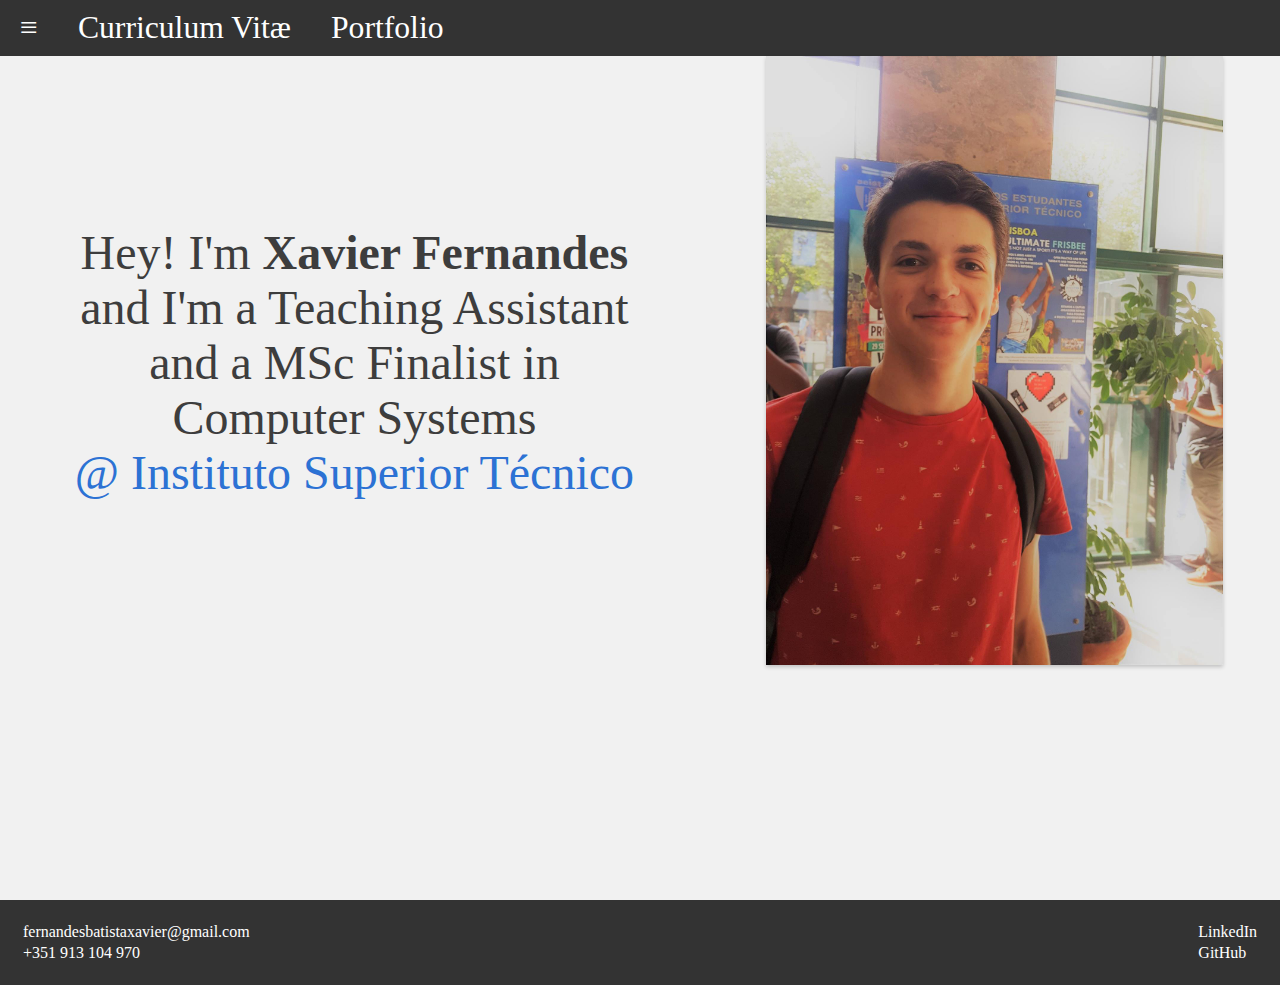
<file: index.html>
<!DOCTYPE html>
<html>
    <head>
        <meta charset="UTF-8">
        <title>Xavier Fernandes</title>
        <link rel="stylesheet" href="css/style.css">
    </head>
    <body id="index">
        <header>
            <nav>
            <ul>
                <li><a href="index.html">&equiv;</a></li>
                <li><a href="cv.html">Curriculum Vitæ</a></li>
                <li><a href="portfolio.html">Portfolio</a></li>
                <!-- <li><a href="blog.html">Blog</a></li> -->
            </ul>
            </nav>
        </header>

        <section id="index">
            <div>
                <p class="color-darkgrey">Hey! I'm <span class="font-bold">Xavier Fernandes</span> 
                    and I'm a Teaching Assistant and a MSc Finalist in Computer Systems <span class="color-darkerblue"><br>@ Instituto Superior Técnico</span></p>
            </div>
            <div>
                <img src="images/xavier.jpg">
            </div>
        </section>

        <footer id="myFooter">
            <div>
                <ul>
                    <li>fernandesbatistaxavier@gmail.com</li>
                    <li>+351 913 104 970</li>
                </ul>
            </div>
            <div>
                <ul>
                    <li><a href="https://www.linkedin.com/in/xavierbatistafernandes/" target="_blank">LinkedIn</a></li>
                    <li><a href="https://github.com/xavierbatistafernandes" target="_blank">GitHub</a></li>
                </ul>
            </div>
        </footer>
    </body>
</html>
</file>
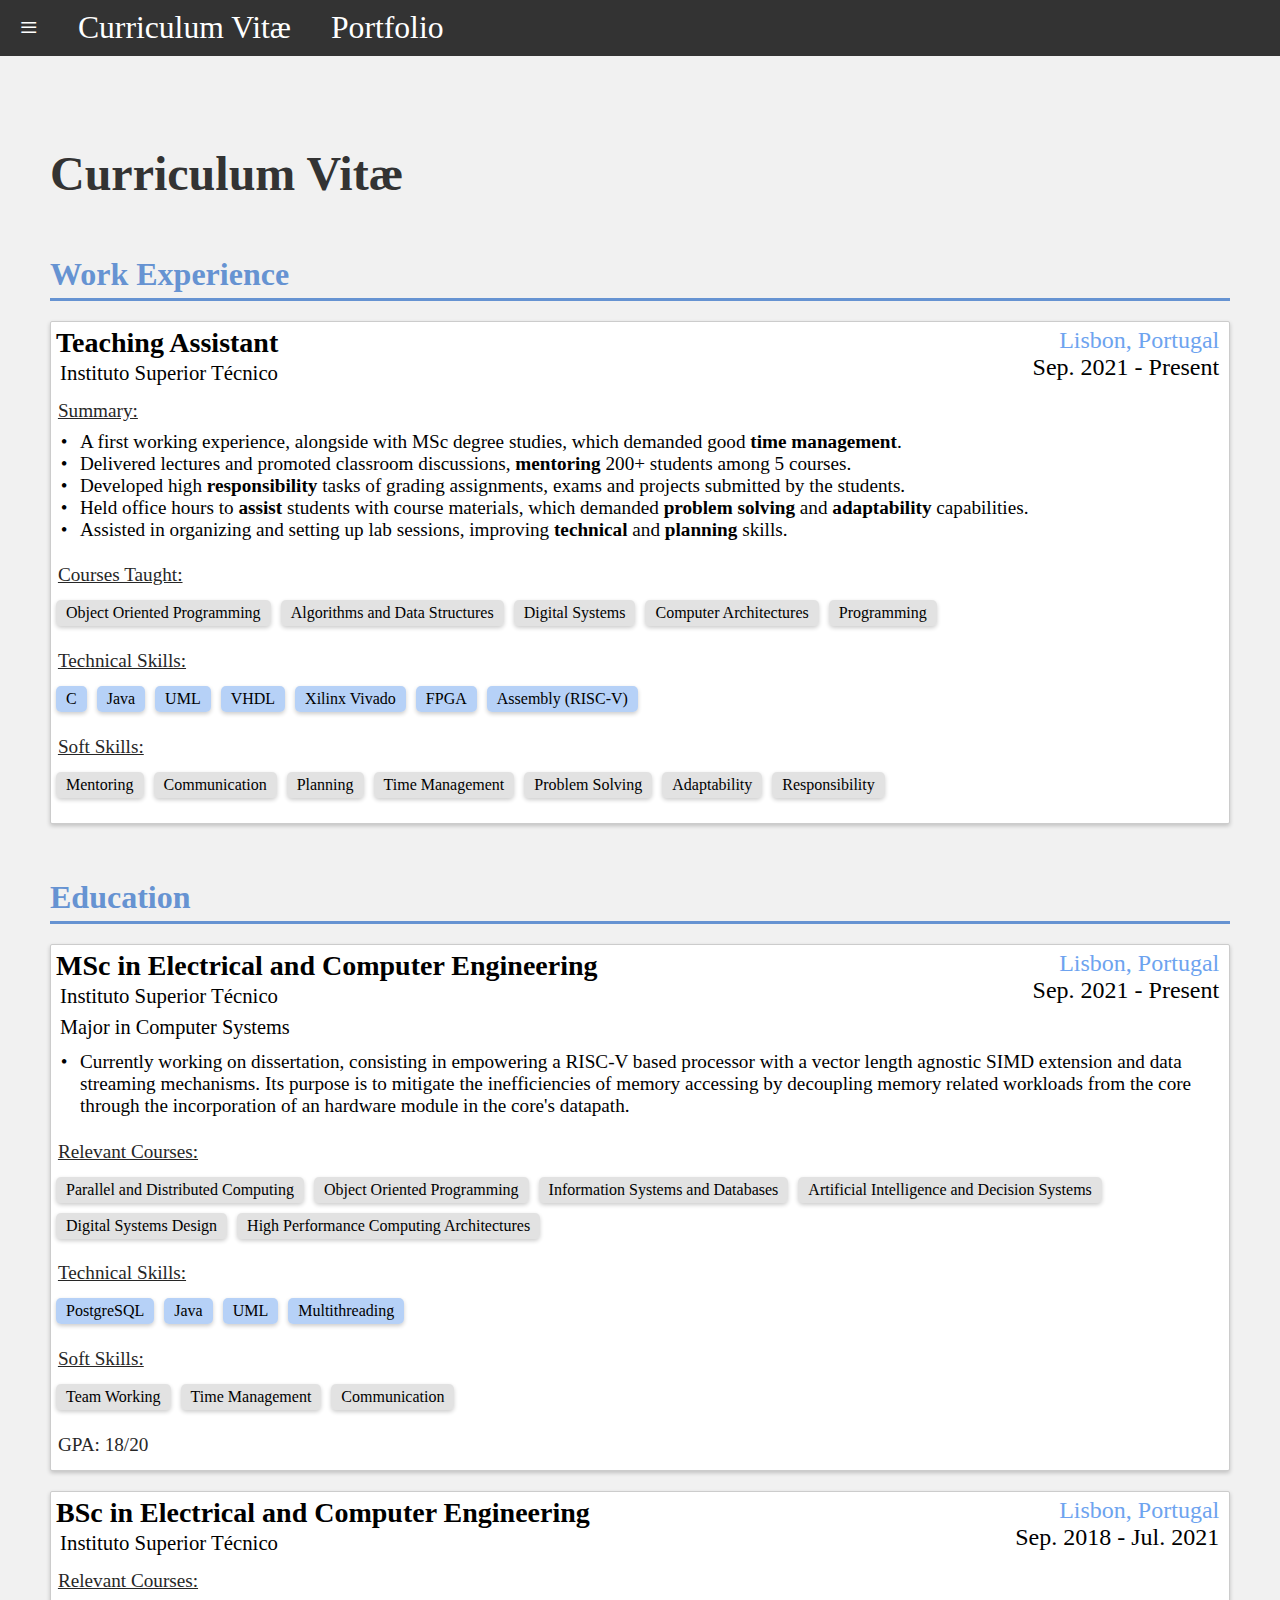
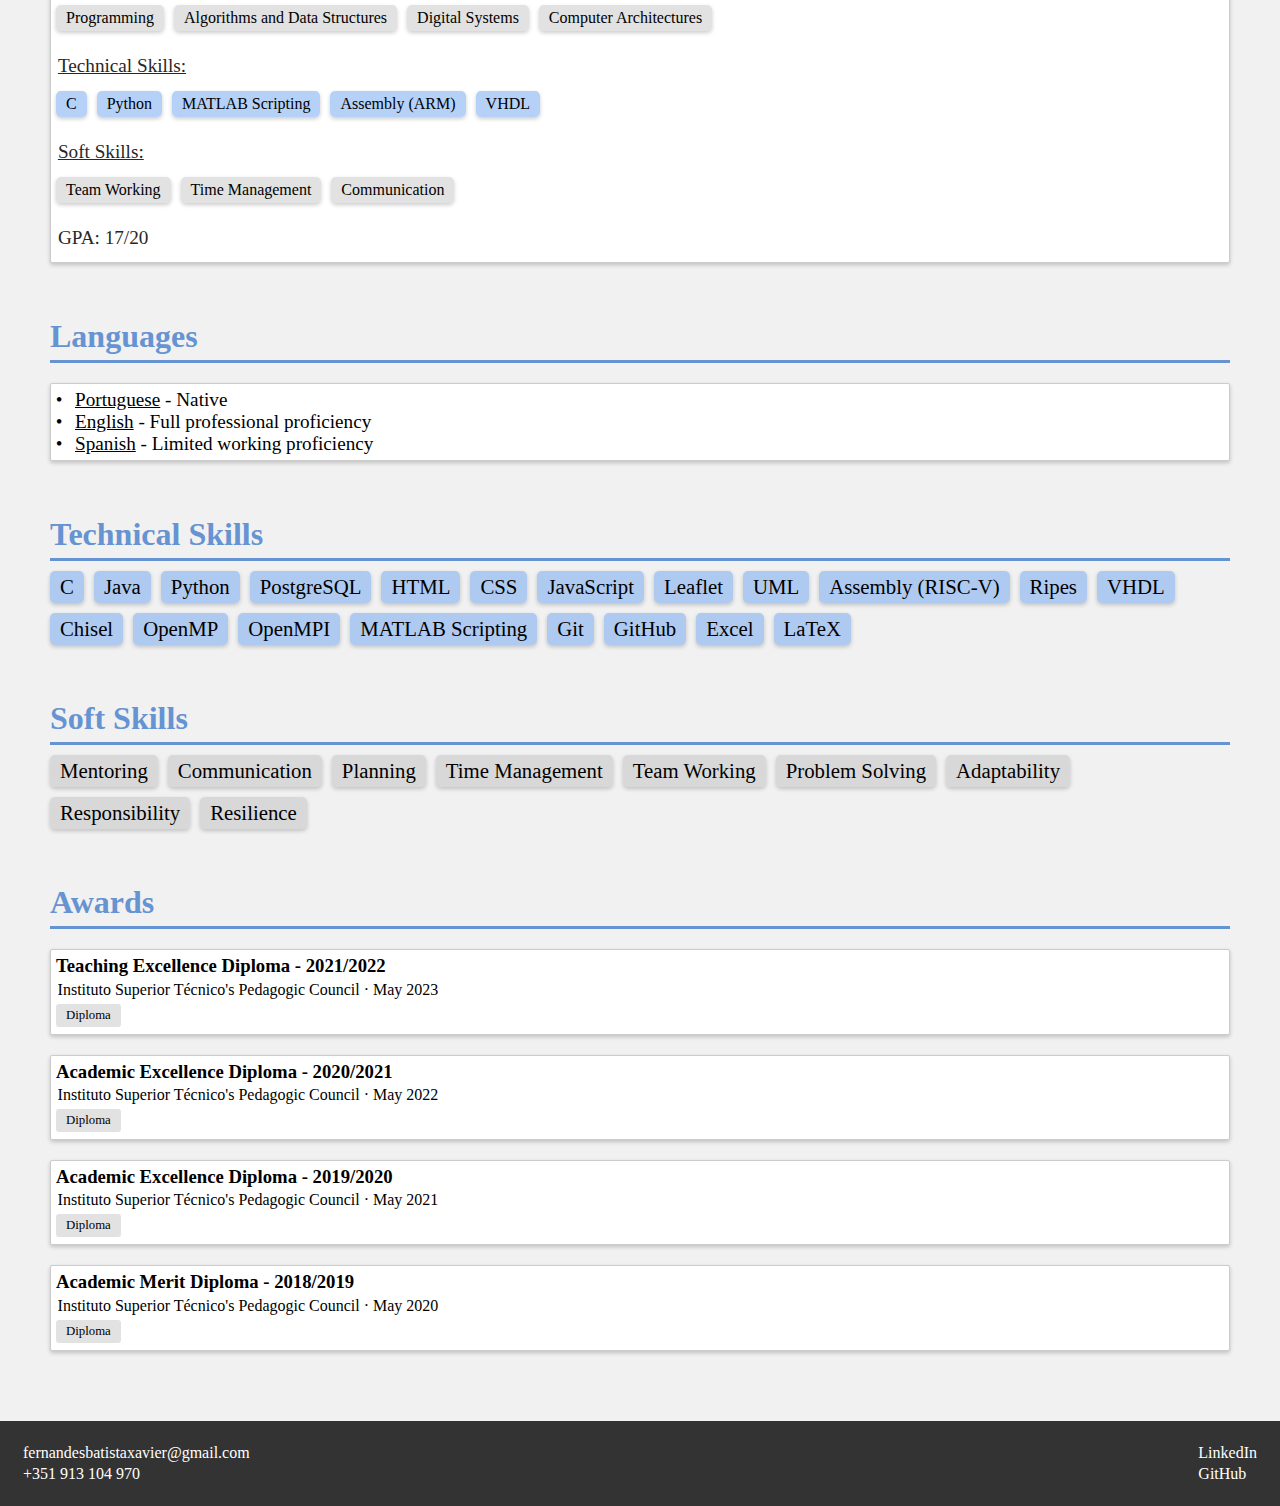
<file: cv.html>
<!DOCTYPE html>
<html>
    <head>
        <meta charset="UTF-8">
        <title>Curriculum Vitæ - Xavier Fernandes</title>
        <link rel="stylesheet" href="css/style.css">
    </head>
    <body>
        <header>
            <nav>
                <ul>
                    <li><a href="index.html">&equiv;</a></li>
                    <li><a href="cv.html">Curriculum Vitæ</a></li>
                    <li><a href="portfolio.html">Portfolio</a></li>
                    <!-- <li><a href="blog.html">Blog</a></li> -->
                </ul>
            </nav>
        </header>

        <section id="cv">
            <h2 class="font-title">Curriculum Vitæ</h2>
            
            <h3 class="cv-title">Work Experience</h3>
            <div class="cv-container">
                <!-- Teaching Assistant -->
                <div class="cv-item">
                    <div class="cv-content">
                        <div class="cv-header">
                            <div class="cv-header-left">
                                <h3>Teaching Assistant</h3>
                                <p class="font-normal">Instituto Superior Técnico</p>
                            </div>
                            <div class="cv-header-right">
                                <p class="color-blue">Lisbon, Portugal</p>
                                <p>Sep. 2021 - Present</p>
                            </div>
                        </div>

                        <div class="cv-description">
                            <p class="underline">Summary:</p>
                                <ul class="dot-list">
                                    <li>A first working experience, alongside with MSc degree studies, which demanded good <b>time management</b>.</li>
                                    <li>Delivered lectures and promoted classroom discussions, <b>mentoring</b> 200+ students among 5 courses.</li>
                                    <li>Developed high <b>responsibility</b> tasks of grading assignments, exams and projects submitted by the students.</li>
                                    <li>Held office hours to <b>assist</b> students with course materials, which demanded <b>problem solving</b> and <b>adaptability</b> capabilities.</li>
                                    <li>Assisted in organizing and setting up lab sessions, improving <b>technical</b> and <b>planning</b> skills.</li>
                                </ul>
                            
                            <p class="underline">Courses Taught:</p>
                            <div class="courses">
                                <ul class="flex-list background-grey">
                                    <li>Object Oriented Programming</li>
                                    <li>Algorithms and Data Structures</li>
                                    <li>Digital Systems</li>
                                    <li>Computer Architectures</li>
                                    <li>Programming</li>
                                </ul>
                            </div>
                            <p class="underline">Technical Skills:</p>
                            <div>
                                <ul class="flex-list background-blue">
                                    <li>C</li>
                                    <li>Java</li>
                                    <li>UML</li>
                                    <li>VHDL</li>
                                    <li>Xilinx Vivado</li>
                                    <li>FPGA</li>
                                    <li>Assembly (RISC-V)</li>
                                </ul>
                            </div>
                            <p class="underline">Soft Skills:</p>
                            <div>
                                <ul class="flex-list background-grey">
                                    <li>Mentoring</li>
                                    <li>Communication</li>
                                    <li>Planning</li>
                                    <li>Time Management</li>
                                    <li>Problem Solving</li>
                                    <li>Adaptability</li>
                                    <li>Responsibility</li>
                                </ul>
                            </div>
                        </div>
                    </div>

                </div>
            </div>

            <h3 class="cv-title">Education</h3>
            <div class="cv-container">

                <!-- MSc -->
                <div class="cv-item">
                    <div class="cv-content">
                        <div class="cv-header">
                            <div class="cv-header-left">
                                <h3>MSc in Electrical and Computer Engineering</h3>
                                <p class="font-normal">Instituto Superior Técnico</p>
                                <p class="bot-padding-small font-smaller">Major in Computer Systems</p>
                            </div>
                            <div class="cv-header-right">
                                <p class="color-blue">Lisbon, Portugal</p>
                                <p>Sep. 2021 - Present</p>
                            </div>
                        </div>

                        <div class="cv-description">
                            <div class="dot-list">
                                <ul>
                                    <li>Currently working on dissertation, consisting in empowering a RISC-V based 
                                        processor with a vector length agnostic SIMD extension and data streaming mechanisms.
                                        Its purpose is to mitigate the inefficiencies of memory accessing by decoupling memory 
                                        related workloads from the core through the incorporation of an hardware module in the 
                                        core's datapath.
                                    </li>
                                </ul>
                            </div>
                            <p class="underline">Relevant Courses:</p>
                            <div class="courses">
                                <ul class="flex-list background-grey">
                                    <li>Parallel and Distributed Computing</li>
                                    <li>Object Oriented Programming</li>
                                    <li>Information Systems and Databases</li>
                                    <li>Artificial Intelligence and Decision Systems</li>
                                    <li>Digital Systems Design</li>
                                    <li>High Performance Computing Architectures</li>
                                </ul>
                            </div>
                            <p class="underline">Technical Skills:</p>
                            <div>
                                <ul class="flex-list background-blue">
                                    <li>PostgreSQL</li>
                                    <li>Java</li>
                                    <li>UML</li>
                                    <li>Multithreading</li>
                                </ul>
                            </div>
                            <p class="underline">Soft Skills:</p>
                            <div>
                                <ul class="flex-list background-grey">
                                    <li>Team Working</li>
                                    <li>Time Management</li>
                                    <li>Communication</li>
                                </ul>
                            </div>
                            <p class="grade">GPA: 18/20</p>
                        </div>
                    </div>
                </div>

                <!-- BSc -->
                <div class="cv-item">
                    <div class="cv-content">
                        <div class="cv-header">
                            <div class="cv-header-left">
                                <h3>BSc in Electrical and Computer Engineering</h3>
                                <p class="font-normal">Instituto Superior Técnico</p>
                                </div>
                            <div class="cv-header-right">
                                <p class="color-blue">Lisbon, Portugal</p>
                                <p>Sep. 2018 - Jul. 2021</p>
                            </div>
                        </div>

                        <div class="cv-description">
                            <p class="underline">Relevant Courses:</p>
                            <div class="courses">
                                <ul class="flex-list background-grey">
                                    <li>Programming</li>
                                    <li>Algorithms and Data Structures</li>
                                    <li>Digital Systems</li>
                                    <li>Computer Architectures</li>
                                </ul>
                            </div>
                            <p class="underline">Technical Skills:</p>
                            <div>
                                <ul class="flex-list background-blue">
                                    <li>C</li>
                                    <li>Python</li>
                                    <li>MATLAB Scripting</li>
                                    <li>Assembly (ARM)</li>
                                    <li>VHDL</li>
                                </ul>
                            </div>
                            <p class="underline">Soft Skills:</p>
                            <div class="courses">
                                <ul class="flex-list background-grey">
                                    <li>Team Working</li>
                                    <li>Time Management</li>
                                    <li>Communication</li>
                                </ul>
                            </div>
                            <p class="grade">GPA: 17/20</p>
                        </div>
                    </div>
                </div>
            </div>

            <h3 class="cv-title">Languages</h3>
            <div class="cv-item dot-list">
                <ul>
                    <li> <span class="underline">Portuguese</span> - Native</li>
                    <li> <span class="underline">English</span> - Full professional proficiency</li>
                    <li> <span class="underline">Spanish</span> - Limited working proficiency</li>
                </ul>
            </div>
            
            <h3 class="cv-title">Technical Skills</h3>
            <div>
                <ul class="flex-list background-blue font-normal">
                    <li>C</li>
                    <li>Java</li>
                    <li>Python</li>
                    <li>PostgreSQL</li>
                    <li>HTML</li>
                    <li>CSS</li>
                    <li>JavaScript</li>
                    <li>Leaflet</li>
                    <li>UML</li>
                    <li>Assembly (RISC-V)</li>
                    <li>Ripes</li>
                    <li>VHDL</li>
                    <li>Chisel</li>
                    <li>OpenMP</li>
                    <li>OpenMPI</li>
                    <li>MATLAB Scripting</li>
                    <li>Git</li>
                    <li>GitHub</li>
                    <li>Excel</li>
                    <li>LaTeX</li>
                </ul>
            </div>

            <h3 class=cv-title>Soft Skills</h3>
            <div>
                <ul class="flex-list background-grey font-normal">
                    <li>Mentoring</li>
                    <li>Communication</li>
                    <li>Planning</li>
                    <li>Time Management</li>
                    <li>Team Working</li>
                    <li>Problem Solving</li>
                    <li>Adaptability</li>
                    <li>Responsibility</li>
                    <li>Resilience</li>
                </ul>
            </div>

            <h3 class="cv-title">Awards</h3>
            <div class="cv-item">
                <div class="cv-content">
                    <h3>Teaching Excellence Diploma - 2021/2022</h3>
                    <p>Instituto Superior Técnico's Pedagogic Council · May 2023</p>
                    <a href="diplomas/xbf_teachingdiploma2122.pdf" target="_blank">Diploma</a>
                </div>
            </div>
            <div class="cv-item">
                <div class="cv-content">
                    <h3>Academic Excellence Diploma - 2020/2021</h3>
                    <p>Instituto Superior Técnico's Pedagogic Council · May 2022</p>
                    <a href="diplomas/xbf_academicdiploma2021.pdf" target="_blank">Diploma</a>
                </div>
            </div>
            <div class="cv-item">
                <div class="cv-content">
                    <h3>Academic Excellence Diploma - 2019/2020</h3>
                    <p>Instituto Superior Técnico's Pedagogic Council · May 2021</p>
                    <a href="diplomas/xbf_academicdiploma1920.pdf" target="_blank">Diploma</a>
                </div>
            </div>
            <div class="cv-item">
                <div class="cv-content">
                    <h3>Academic Merit Diploma - 2018/2019</h3>
                    <p>Instituto Superior Técnico's Pedagogic Council · May 2020</p>
                    <a href="diplomas/xbf_academicdiploma1819.pdf" target="_blank">Diploma</a>
                </div>
            </div>

        </section>

        <footer id="myFooter">
            <div>
                <ul>
                    <li>fernandesbatistaxavier@gmail.com</li>
                    <li>+351 913 104 970</li>
                </ul>
            </div>
            <div>
                <ul>
                    <li><a href="https://www.linkedin.com/in/xavierbatistafernandes/" target="_blank">LinkedIn</a></li>
                    <li><a href="https://github.com/xavierbatistafernandes" target="_blank">GitHub</a></li>
                </ul>
            </div>
        </footer>
    </body>
</html>
</file>
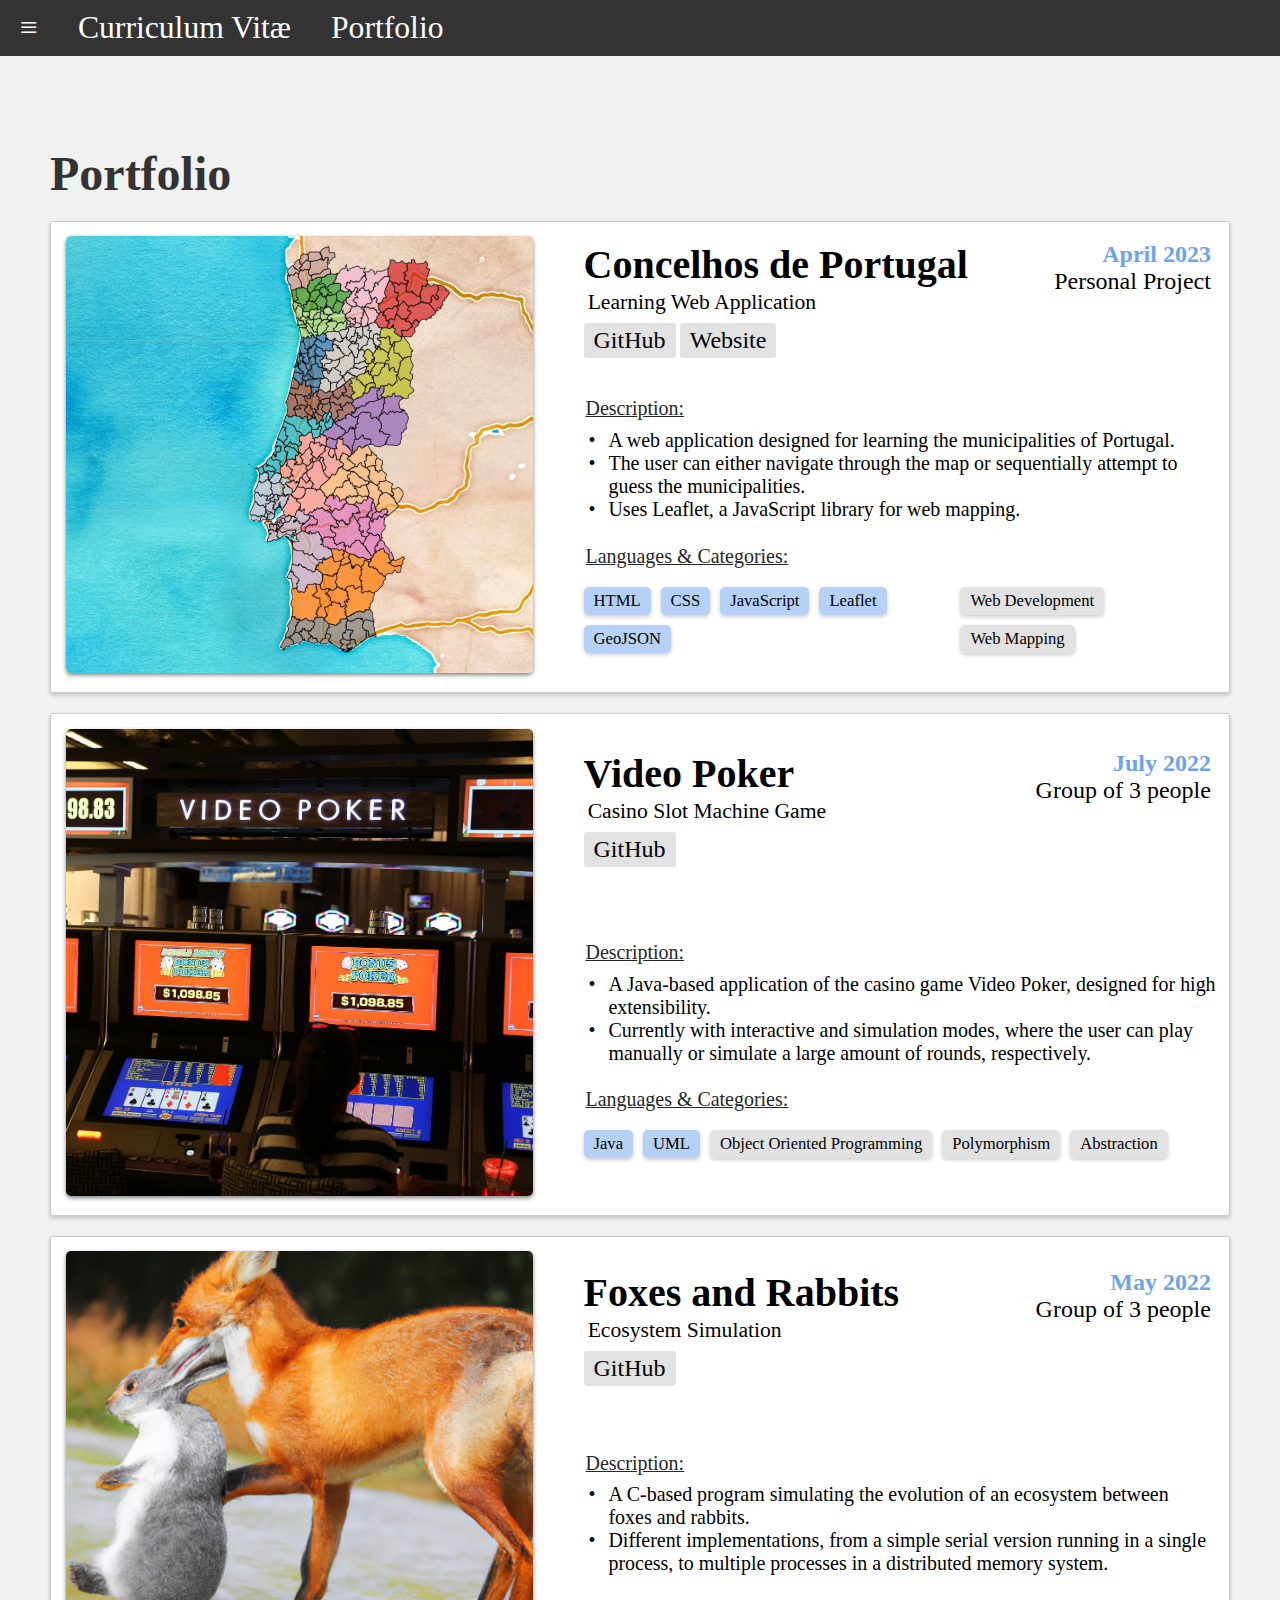
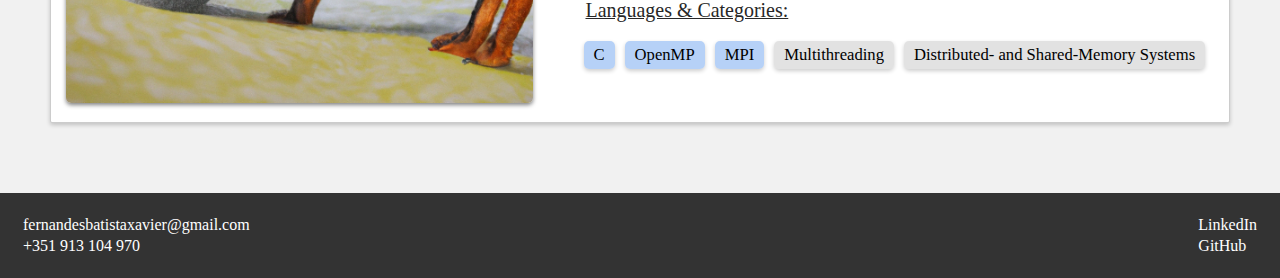
<file: portfolio.html>
<!DOCTYPE html>
<html>
    <head>
        <meta charset="UTF-8">
        <title>Portfolio - Xavier Fernandes</title>
        <link rel="stylesheet" href="css/style.css">
    </head>
    <body>
        <header>
            <nav>
            <ul>
                <li><a href="index.html">&equiv;</a></li>
                <li><a href="cv.html">Curriculum Vitæ</a></li>
                <li><a href="portfolio.html">Portfolio</a></li>
                <!-- <li><a href="blog.html">Blog</a></li> -->
            </ul>
            </nav>
        </header>

        <section id="portfolio">
            <h2 class="font-huge">Portfolio</h2>

        
            <div class="cv-container">

                <!---------------------------------------------------->
                <!-------------- Concelhos de Portugal --------------->
                <!---------------------------------------------------->
                <div class="cv-item">
                    <div class="flex-row-start">
                        <div>
                            <img src="images/concelhos-de-portugal.png">
                        </div>
                        <div class="cv-content font-normal flex-col-space">
                            <div class="cv-header">
                                <div class="cv-header-left padding-small">
                                    <h3>Concelhos de Portugal</h3>
                                    <p class="font-normal">Learning Web Application</p>
                                    <div>
                                        <a href="https://github.com/xavierbatistafernandes/Concelhos-de-Portugal" target="_blank">GitHub</a>
                                        <a href="https://xavierbatistafernandes.github.io/Concelhos-de-Portugal/" target="_blank">Website</a>
                                    </div>
                                </div>
                                <div class="cv-header-right padding-small">
                                    <p class="color-blue font-bold">April 2023</p>
                                    <p>Personal Project</p>
                                </div>
                            </div>

                            <div class="cv-description padding-small">
                                <p class="underline">Description:</p>
                                <ul class="dot-list">
                                    <li>A web application designed for learning the municipalities of Portugal.</li>
                                    <li>The user can either navigate through the map or sequentially attempt to guess the municipalities.</li>
                                    <li>Uses Leaflet, a JavaScript library for web mapping.</li>
                                </ul>
                            
                                <p class="underline">Languages & Categories:</p>
                                <div style="display: inline-flex;">
                                    <ul class="flex-list background-blue">
                                        <li>HTML</li>
                                        <li>CSS</li>
                                        <li>JavaScript</li>
                                        <li>Leaflet</li>
                                        <li>GeoJSON</li>
                                    </ul>
                                    <ul class="flex-list background-grey">
                                        <li>Web Development</li>
                                        <li>Web Mapping</li>
                                    </ul>
                                </div>
                            </div>
                        </div>
                    </div>
                </div>

                <!---------------------------------------------------->
                <!------------------- Video Poker -------------------->
                <!---------------------------------------------------->
                <div class="cv-item">
                    <div class="flex-row-start">
                        <div>
                            <img src="images/video-poker.png">
                        </div>
                        <div class="cv-content font-normal flex-col-space">
                            <div class="cv-header">
                                <div class="cv-header-left padding-small">
                                    <h3>Video Poker</h3>
                                    <p class="font-normal">Casino Slot Machine Game</p>
                                    <div>
                                        <a href="https://github.com/xavierbatistafernandes/Video-Poker" target="_blank">GitHub</a>
                                    </div>
                                </div>
                                <div class="cv-header-right padding-small">
                                    <p class="color-blue font-bold">July 2022</p>
                                    <p>Group of 3 people</p>
                                </div>
                            </div>

                            <div class="cv-description padding-small">
                                <p class="underline">Description:</p>
                                <ul class="dot-list">
                                    <li>A Java-based application of the casino game Video Poker, designed for high extensibility.</li>
                                    <li>Currently with interactive and simulation modes, where the user can play manually or simulate a large amount of rounds, respectively.</li>
                                </ul>
                            
                                <p class="underline">Languages & Categories:</p>
                                <div style="display: inline-flex;">
                                    <ul class="flex-list background-blue">
                                        <li>Java</li>
                                        <li>UML</li>
                                    </ul>
                                    <ul class="flex-list background-grey">
                                        <li>Object Oriented Programming</li>
                                        <li>Polymorphism</li>
                                        <li>Abstraction</li>
                                    </ul>
                                </div>
                            </div>
                        </div>
                    </div>
                </div>
                
                <!---------------------------------------------------->
                <!--------------- Foxes and Rabbits ------------------>
                <!---------------------------------------------------->
                <div class="cv-item">
                    <div class="flex-row-start">
                        <div>
                            <img src="images/foxes-and-rabbits.png">
                        </div>
                        <div class="cv-content font-normal flex-col-space">
                            <div class="cv-header">
                                <div class="cv-header-left padding-small">
                                    <h3>Foxes and Rabbits</h3>
                                    <p class="font-normal">Ecosystem Simulation</p>
                                    <div>
                                        <a href="https://github.com/xavierbatistafernandes/Foxes-and-Rabbits" target="_blank">GitHub</a>
                                    </div>
                                </div>
                                <div class="cv-header-right padding-small">
                                    <p class="color-blue font-bold">May 2022</p>
                                    <p>Group of 3 people</p>
                                </div>
                            </div>

                            <div class="cv-description padding-small">
                                <p class="underline">Description:</p>
                                <ul class="dot-list">
                                    <li>A C-based program simulating the evolution of an ecosystem between foxes and rabbits.</li>
                                    <li>Different implementations, from a simple serial version running in a single process, to multiple processes in a distributed memory system.</li>
                                </ul>
                            
                                <p class="underline">Languages & Categories:</p>
                                <div style="display: inline-flex;">
                                    <ul class="flex-list background-blue">
                                        <li>C</li>
                                        <li>OpenMP</li>
                                        <li>MPI</li>
                                    </ul>
                                    <ul class="flex-list background-grey">
                                        <li>Multithreading</li>
                                        <li>Distributed- and Shared-Memory Systems</li>
                                    </ul>
                                </div>
                            </div>
                        </div>
                    </div>
                </div>
            </div>

        </section>
        

        <footer id="myFooter">
            <div>
                <ul>
                    <li>fernandesbatistaxavier@gmail.com</li>
                    <li>+351 913 104 970</li>
                </ul>
            </div>
            <div>
                <ul>
                    <li><a href="https://www.linkedin.com/in/xavierbatistafernandes/">LinkedIn</a></li>
                    <li><a href="https://github.com/xavierbatistafernandes">GitHub</a></li>
                </ul>
            </div>
        </footer>
    </body>
</html>
</file>
<file: css/style.css>
html {
    font-family: Cambria, Cochin, Georgia, Times, 'Times New Roman', serif;
    box-sizing: border-box;
    height: 100%;
}

body {
/*     display: flex;
    flex-direction: column;
    justify-content: center; */
    background-color: #f1f1f1;
    height: 100%;
    min-height: 100%;
    box-sizing: inherit;
    

}

/* Reset default styles */
body, ul {
    margin: 0;
    padding: 0;
    list-style: none;
}

img {
    max-width: 90%;
}

/* Style the navigation */
nav {
    background-color: #333;
    font-size: larger;
}

nav ul {
    list-style: none;
    display: flex;
    justify-content: flex-start;
    padding: 10px;
}

nav ul li {
    margin-right: 20px;
}

nav ul li a {
    color: #fff;
    text-decoration: none;
    padding: 10px;
    font-size: 1.65em;
    transition: all 0.3s ease;
}

nav ul li a:hover {
    background-color: #555;
}

/* Style the active link */
nav ul li a.active {
    background-color: #555;
}

/* Style the index section */
#index {
    display: flex;
    flex-direction: column;
    justify-content: flex-start;
    background-color: #f1f1f1;
    text-align: center;
    min-height: auto;
}

#index section {
    position: relative;
    display: flex;
    flex-direction: row;
    justify-content: space-around;
    align-items: center;
    padding: 0;
}

#index div img {
    max-width: 80%;
    box-shadow: 0 2px 4px rgba(0, 0, 0, 0.2);
}

#index section p {
    font-size: 300%;
    /* text-align: justify; */
    max-width: 80%;
    margin: auto;
    color:rgb(61, 61, 61);
    padding: 10% 0;
}

#index footer {
    position: absolute;
    right: 0;
    left: 0;
    top: 100%;
    text-align: start;
}

#index h1 {
    padding-top: 5%;
    font-size: 4.5em;
    color: #4d94d1;
    transition: color 0.3s ease;
}

#index h1:hover {
    color:#1662a5;
}

#index p {
    font-size: 2rem;
    color: #777;
    margin-bottom: 20px;
}

/* Style the sections */
section {
    padding: 50px;
}

section h2 {
    font-size: 36px;
    color: #333;
    margin-bottom: 20px;
}

section h3 {
    margin: 0px 0px;
}

section p {
    padding: 0.2em 0.1em;
    margin: 0;
}


section a {
    display: inline-block;
    margin: 2px 0;
    padding: 4px 10px;
    font-size: 0.8em;
    background-color: rgba(159, 159, 159, 0.3);
    color: black;
    text-decoration: none;
    border-radius: 3px;
    transition: background-color 0.3s ease;
    width: auto;
}

section a:hover {
    background-color: rgba(109, 163, 239, 0.5);
}






footer {
    background-color: #333;
    display: flex;
    justify-content: space-between;
    flex-direction: row;
    padding: 20px;
    flex-shrink: 0;
}

footer div {
    display: flex;
    flex-direction: column;
}

footer div ul {
    list-style: none;   
}

footer div ul li {
    color: white;
    margin: 3px;
}

footer li {
    display: flex;
    flex-direction: column;
}

footer div ul li a {
    color: #fff;
    text-decoration: none;
    border-radius: 3px;
    font-size: 1em;
    transition: color 0.3s ease;
}

footer div ul li a:hover {
    color: #68a5db;
}

footer div ul li a img {
    width: 35px;
    max-width: 100%;
    margin-right: 5px;
}







.flex-list {
    list-style: none;
    display: flex;
    margin: 10px 0;
    flex-wrap: wrap;
}

.flex-list li {
    margin-right: 10px;
    margin-bottom: 10px;
    padding: 4px 10px;
    border-radius: 5px;
    font-size: 1em;
    box-shadow: 0 2px 4px rgba(0, 0, 0, 0.2);
}

.background-blue li {
    background-color: rgba(109, 163, 239, 0.5);
}

.background-grey li {
    background-color: rgba(159, 159, 159, 0.3);
}


#cv {
    text-align: left;
}

#portfolio {
    font-size: 80%;
}


.cv-header {
    display: flex;
    flex-direction: row;
    justify-content: space-between;
}

.cv-header-left {
    display: flex;
    flex-direction: column;
    align-items: flex-start;
}

.cv-header-left p {
    text-align: left;
    padding-top: 0;
    margin: 2px;
}

.cv-header-right {
    display: flex;
    flex-direction: column;
    align-items: flex-end;
}

.cv-header-right p {
    text-align: right;
    font-size: 1.5rem;
    padding: 0 0.2em;
    margin: 0;
}



.cv-item {
    margin: 20px 0px;
    padding: 5px;
    border: 1px solid #ccc;
    background-color: #ffffff;
    border-radius: 2px;
    box-shadow: 0 2px 4px rgba(0, 0, 0, 0.2);
}

.cv-item .cv-header h3 {
    margin: 0;
    font-size: 175%;
}


.cv-description p {
    width: 100%;
    margin: 5px 0px;
    font-size: 1.2em;
    color:#272727;
}


.cv-title {
    color:rgb(102, 147, 210);
    font-size: 200%;
    border-bottom: rgb(102, 147, 210);
    border-bottom-style: solid;
    padding-bottom: 5px;
    padding-top: 35px;
}



.dot-list {
    list-style-type: none;
    padding-left: 1.5em;
    position: relative;
    margin-bottom: 20px;
}

.dot-list li {
    padding-left: 0;
    position: relative;
    font-size: 1.2em;
}

.dot-list li::before {
    content: "•";
    position: absolute;
    left: -1em;
}








.flex-row-start {
    display: flex;
    flex-direction: row;
    justify-content: space-around;
    flex-wrap: wrap;
}

.flex-row-start .cv-header h3 {
    font-size: 2.5rem;
}

.flex-row-start a {
    font-size: 1.5rem;
    border-radius: 3px;
}

.flex-row-start .cv-content {
    flex: 1;
}

.flex-row-start img {
    padding: 0;
    width: 500px;
    margin: 0.75em;
    border-radius: 5px;
    box-shadow: 0 2px 4px rgba(0, 0, 0, 0.5);
}

.flex-col-space {
    display: flex;
    flex-direction: column;
    justify-content: space-around;
    flex-wrap: wrap;
    flex: 1;
}









.font-larger {
    font-size: 3rem;
}

.font-normal {
    font-size: 1.3em;
}

.font-smaller {
    font-size: 1.27rem;
}

.font-title {
    font-size: larger;
    font-size: 300%;
}

.font-huge {
    font-size: 375%;
}

.color-blue {
    color:rgba(109, 163, 239, 1);
}

.color-darkerblue {
    color:rgb(44, 114, 212);
}

.color-grey {
    color:rgb(60, 60, 60);
}

.color-darkgrey {
    color:rgb(39, 39, 39);
}


.font-bold {
    font-weight: bold;
}

.underline {
    text-decoration-line: underline;
}

.grade {
    color:#000000;
}

.school {
    font-size: 1.3em;
    color: black;
}


.padding-small {
    padding: 0.5em;
}

.bot-padding-small {
    padding-bottom: 0.5em;
}

.bot-padding-medium {
    padding-bottom: 0.75em;
}
</file>
